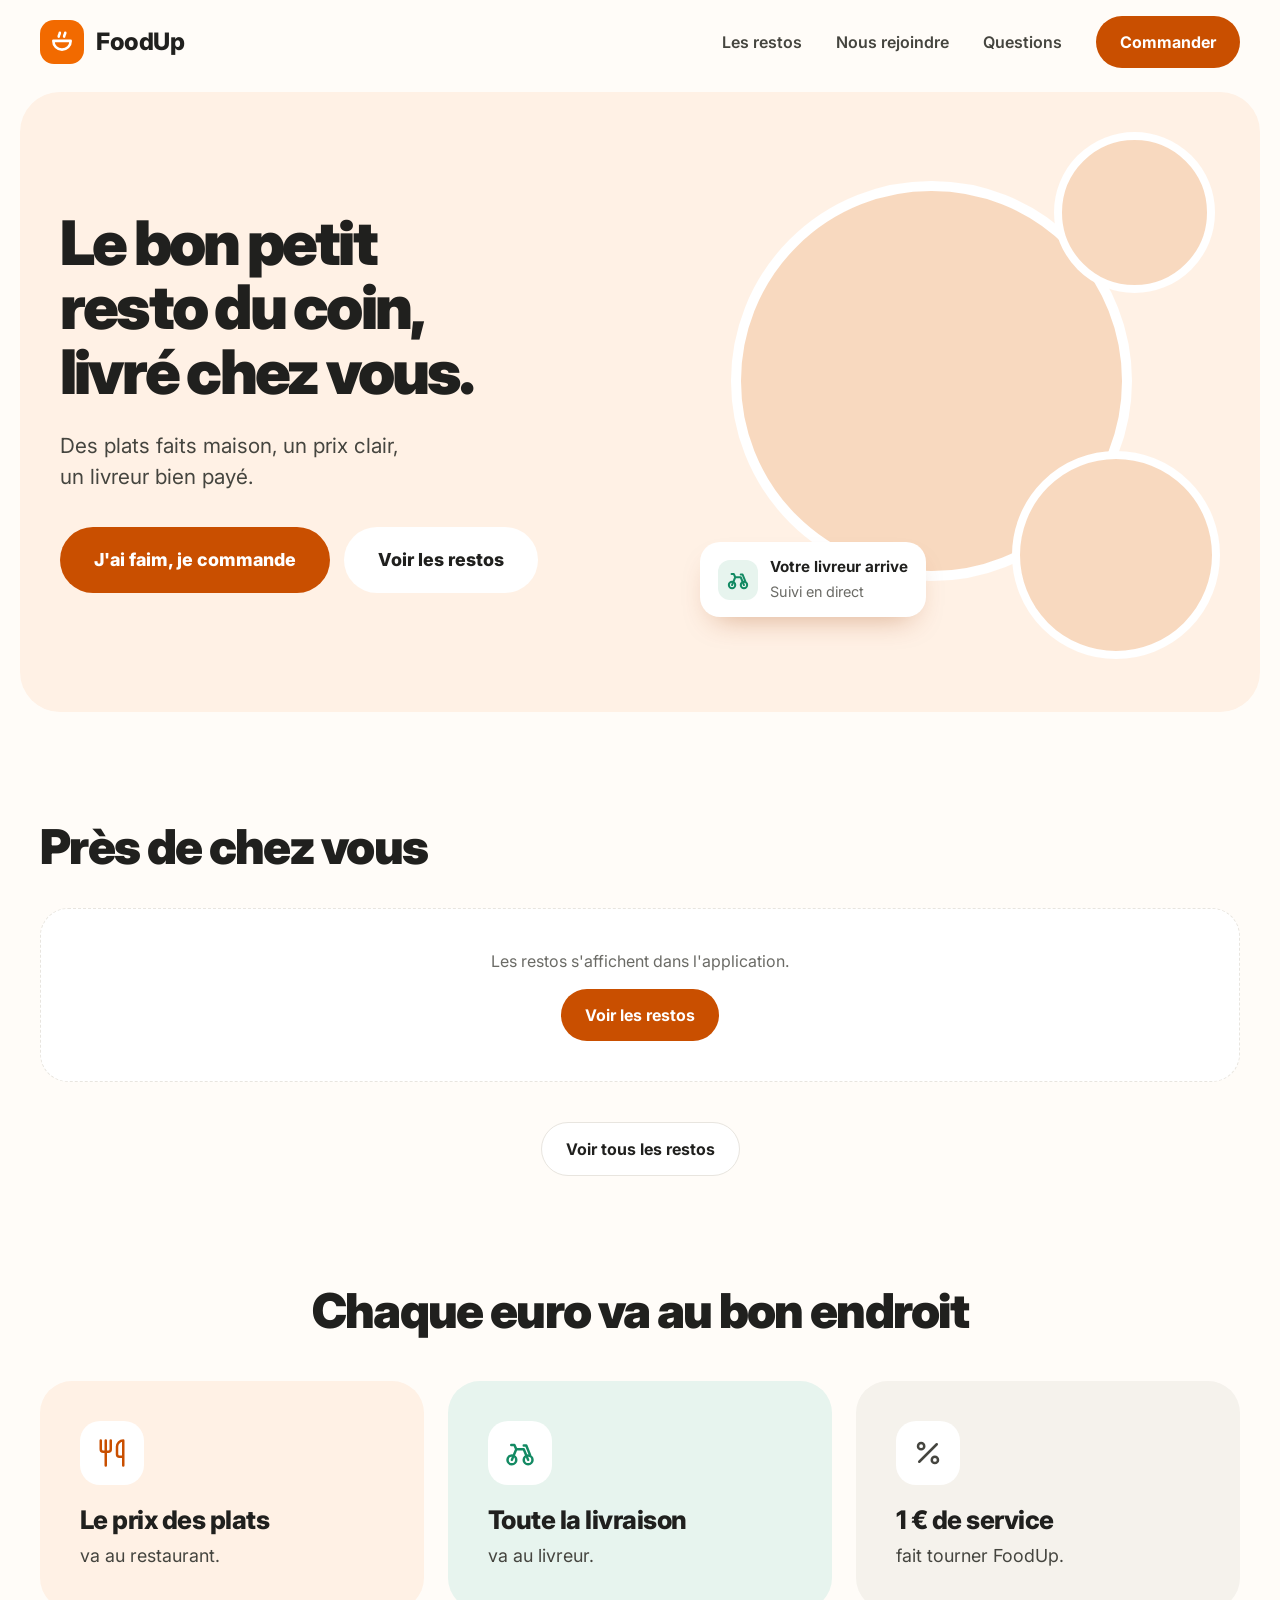
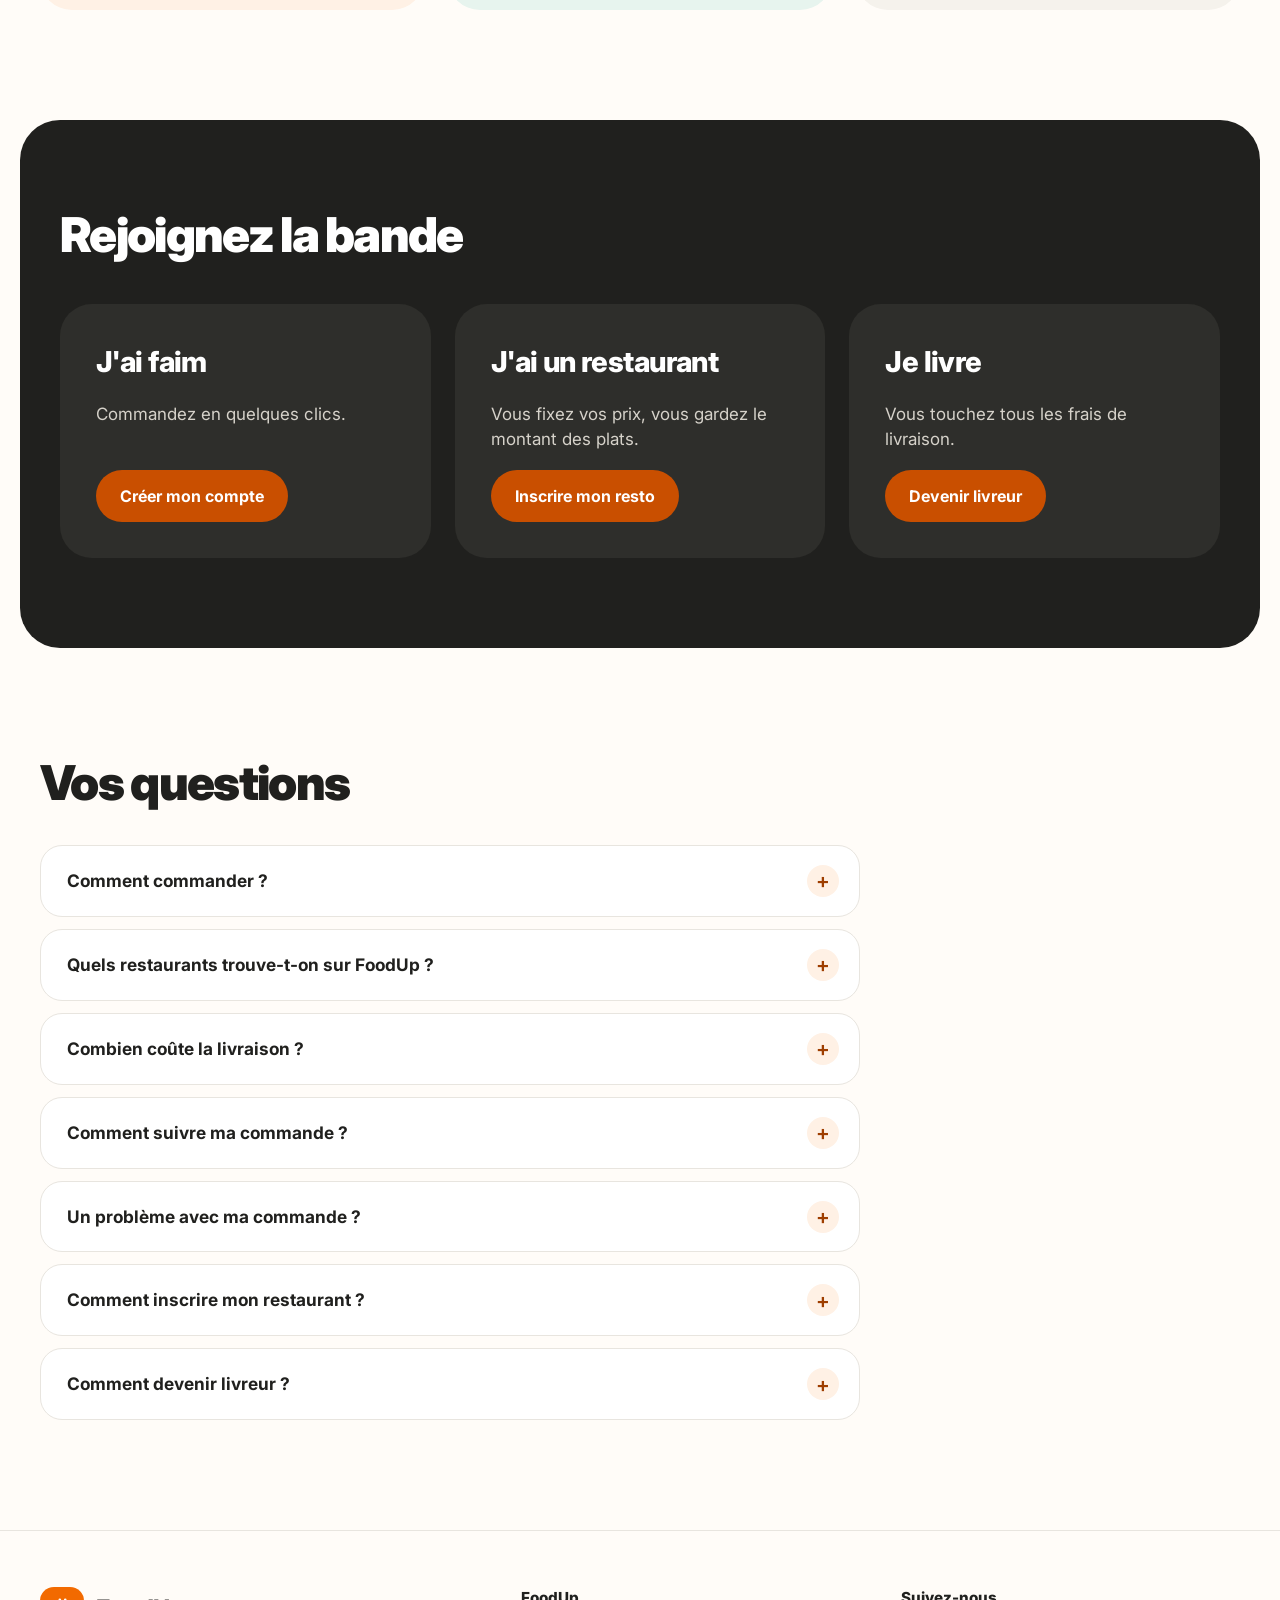
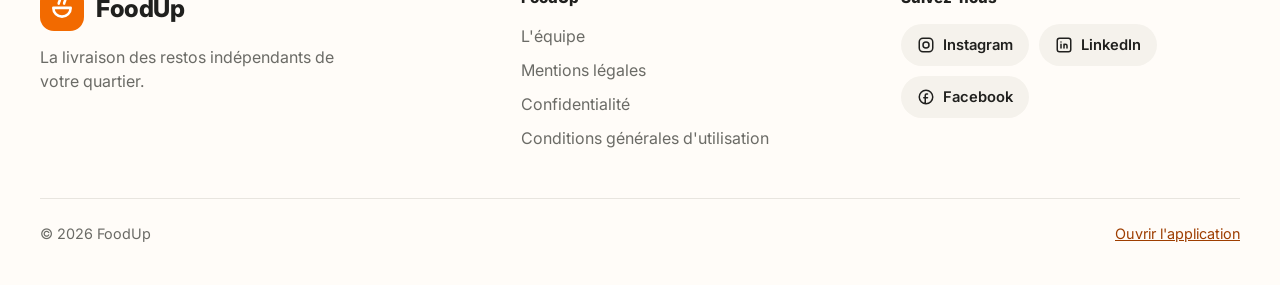
<file: index.html>
<!doctype html>
<html lang="fr">
<head>
<meta charset="UTF-8">
<meta name="viewport" content="width=device-width, initial-scale=1, viewport-fit=cover">
<title>FoodUp — Le bon petit resto du coin, livré chez vous</title>
<meta name="description" content="FoodUp livre les plats des restaurants indépendants de votre quartier. Un prix clair, un livreur bien payé.">
<meta property="og:title" content="FoodUp — Le bon petit resto du coin, livré chez vous">
<meta property="og:description" content="Des plats faits maison, un prix clair, un livreur bien payé.">
<meta property="og:type" content="website">
<link rel="preconnect" href="https://fonts.googleapis.com">
<link rel="preconnect" href="https://fonts.gstatic.com" crossorigin>
<link href="https://fonts.googleapis.com/css2?family=Inter:wght@400;500;600;700;800;900&display=swap" rel="stylesheet">
<link rel="icon" href="data:image/svg+xml,<svg xmlns='http://www.w3.org/2000/svg' viewBox='0 0 24 24'><rect width='24' height='24' rx='7' fill='%23F26A00'/><path d='M5 11.5h14a7 7 0 0 1-14 0z' fill='none' stroke='white' stroke-width='2'/></svg>">
<link rel="stylesheet" href="style.css">
</head>
<body>

<header>
  <div class="wrap barre">
    <a href="#" class="logo" aria-label="FoodUp, retour en haut">
      <span class="logo-icone" aria-hidden="true">
        <svg width="26" height="26" viewBox="0 0 24 24" fill="none" stroke="#FFFFFF" stroke-width="2.4" stroke-linecap="round" stroke-linejoin="round"><path d="M4 11h16a8 8 0 0 1-16 0z"/><path d="M9 7c0-1.5 1-2 1-3.5"/><path d="M14 7c0-1.5 1-2 1-3.5"/></svg>
      </span>
      FoodUp
    </a>
    <nav class="menu" aria-label="Navigation principale">
      <a href="restos.html">Les restos</a>
      <a href="#rejoindre">Nous rejoindre</a>
      <a href="#faq">Questions</a>
      <a class="btn btn-orange" data-lien="appli" href="#">Commander</a>
    </nav>
  </div>
</header>

<main>

  <!-- ===== Accueil ===== -->
  <div class="accueil">
    <div class="wrap accueil-grille">
      <div>
        <h1><span>Le bon petit resto du coin,</span> <span>livré chez vous.</span></h1>
        <p>Des plats faits maison, un prix clair,<br> un livreur bien payé.</p>
        <div class="actions">
          <a class="btn btn-orange btn-grand" data-lien="appli" href="#">J'ai faim, je commande</a>
          <a class="btn btn-blanc btn-grand" href="#restos">Voir les restos</a>
        </div>
      </div>
      <div class="photos" aria-hidden="true">
        <div class="rond a"></div>
        <div class="rond b"></div>
        <div class="rond c"></div>
        <div class="bulle">
          <div class="bulle-icone">
            <svg width="22" height="22" viewBox="0 0 24 24" fill="none" stroke="#138A63" stroke-width="2.2" stroke-linecap="round" stroke-linejoin="round"><circle cx="5.5" cy="17.5" r="3.5"/><circle cx="18.5" cy="17.5" r="3.5"/><path d="M15 6h2l3 7.5M5.5 17.5 9 9h6l3.5 8.5M9 9 7.5 5.5H5"/></svg>
          </div>
          <div><strong>Votre livreur arrive</strong><span>Suivi en direct</span></div>
        </div>
      </div>
    </div>
  </div>

  <!-- ===== Restaurants (lus en direct dans Airtable) ===== -->
  <section id="restos">
    <div class="wrap">
      <div class="entete">
        <h2>Près de chez vous</h2>
      </div>
      <div class="restos accueil-restos" id="restos-liste" data-nombre="3" aria-live="polite">
        <div class="etat">Chargement des restos…</div>
      </div>
      <div class="tous"><a class="btn btn-blanc" href="restos.html">Voir tous les restos</a></div>
    </div>
  </section>

  <!-- ===== Qui reçoit quoi ===== -->
  <section class="repartition">
    <div class="wrap">
      <h2>Chaque euro va au bon endroit</h2>
      <div class="trois">
        <div class="part o">
          <div class="part-icone"><svg width="30" height="30" viewBox="0 0 24 24" fill="none" stroke="#C94F00" stroke-width="2" stroke-linecap="round" stroke-linejoin="round" aria-hidden="true"><path d="M3 2v7c0 1.1.9 2 2 2h4a2 2 0 0 0 2-2V2M7 2v20M21 15V2a5 5 0 0 0-5 5v6c0 1.1.9 2 2 2h3Zm0 0v7"/></svg></div>
          <div><strong>Le prix des plats</strong><span>va au restaurant.</span></div>
        </div>
        <div class="part v">
          <div class="part-icone"><svg width="30" height="30" viewBox="0 0 24 24" fill="none" stroke="#138A63" stroke-width="2" stroke-linecap="round" stroke-linejoin="round" aria-hidden="true"><circle cx="5.5" cy="17.5" r="3.5"/><circle cx="18.5" cy="17.5" r="3.5"/><path d="M15 6h2l3 7.5M5.5 17.5 9 9h6l3.5 8.5M9 9 7.5 5.5H5"/></svg></div>
          <div><strong>Toute la livraison</strong><span>va au livreur.</span></div>
        </div>
        <div class="part g">
          <div class="part-icone"><svg width="30" height="30" viewBox="0 0 24 24" fill="none" stroke="#45453F" stroke-width="2" stroke-linecap="round" stroke-linejoin="round" aria-hidden="true"><path d="M19 5 5 19M6.5 9a2.5 2.5 0 1 0 0-5 2.5 2.5 0 0 0 0 5ZM17.5 20a2.5 2.5 0 1 0 0-5 2.5 2.5 0 0 0 0 5Z"/></svg></div>
          <div><strong>1 € de service</strong><span>fait tourner FoodUp.</span></div>
        </div>
      </div>
    </div>
  </section>

  <!-- ===== Rejoindre ===== -->
  <div class="rejoindre" id="rejoindre">
    <div class="wrap">
      <h2>Rejoignez la bande</h2>
      <div class="profils">
        <div class="profil">
          <strong>J'ai faim</strong>
          <span>Commandez en quelques clics.</span>
          <a class="btn btn-orange" data-lien="client" href="#">Créer mon compte</a>
        </div>
        <div class="profil">
          <strong>J'ai un restaurant</strong>
          <span>Vous fixez vos prix, vous gardez le montant des plats.</span>
          <a class="btn btn-orange" data-lien="restaurateur" href="#">Inscrire mon resto</a>
        </div>
        <div class="profil">
          <strong>Je livre</strong>
          <span>Vous touchez tous les frais de livraison.</span>
          <a class="btn btn-orange" data-lien="livreur" href="#">Devenir livreur</a>
        </div>
      </div>
    </div>
  </div>

  <!-- ===== FAQ ===== -->
  <section id="faq">
    <div class="wrap">
      <h2>Vos questions</h2>
      <div class="faq-liste">
        <details name="faq">
          <summary>Comment commander ?</summary>
          <p>Créez votre compte client dans l'application, choisissez un restaurant, ajoutez vos plats au panier et validez. Le total, frais compris, s'affiche avant la validation.</p>
        </details>
        <details name="faq">
          <summary>Quels restaurants trouve-t-on sur FoodUp ?</summary>
          <p>Uniquement des restaurants indépendants. Chaque restaurant est validé par l'équipe FoodUp avant de pouvoir recevoir des commandes.</p>
        </details>
        <details name="faq">
          <summary>Combien coûte la livraison ?</summary>
          <p>La livraison coûte 3 € plus 10 % du montant des plats, et revient entièrement au livreur. S'y ajoute 1 € de frais de service pour FoodUp. Ces frais sont les mêmes dans tous les restaurants.</p>
        </details>
        <details name="faq">
          <summary>Comment suivre ma commande ?</summary>
          <p>Dans l'application, vous voyez chaque étape : le restaurant accepte votre commande, la prépare, le livreur la récupère puis vous la livre.</p>
        </details>
        <details name="faq">
          <summary>Un problème avec ma commande ?</summary>
          <p>Ouvrez le détail de votre commande et appuyez sur « Signaler un problème ». L'équipe FoodUp reçoit votre signalement.</p>
        </details>
        <details name="faq">
          <summary>Comment inscrire mon restaurant ?</summary>
          <p>Cliquez sur « Inscrire mon resto » et remplissez la fiche de votre établissement avec vos premiers plats. Vous fixez les prix de votre carte et vous gardez le montant des plats. Les frais de livraison et de service sont fixés par FoodUp. Votre restaurant est visible après validation par l'équipe.</p>
        </details>
        <details name="faq">
          <summary>Comment devenir livreur ?</summary>
          <p>Cliquez sur « Devenir livreur », indiquez votre zone de livraison et votre moyen de transport : vélo, vélo électrique ou scooter électrique. Une fois votre profil validé, vous voyez les courses disponibles et ce qu'elles vous rapportent.</p>
        </details>
      </div>
    </div>
  </section>

</main>

<!-- ===== Fenêtre : menu d'un restaurant ===== -->
<dialog class="menu-resto" id="menu-resto" aria-labelledby="menu-nom">
  <div class="menu-contenu">
    <div class="menu-photo" id="menu-photo">
      <button class="fermer" id="menu-fermer" aria-label="Fermer le menu">
        <svg width="20" height="20" viewBox="0 0 24 24" fill="none" stroke="#20201E" stroke-width="2.4" stroke-linecap="round" aria-hidden="true"><path d="M18 6 6 18M6 6l12 12"/></svg>
      </button>
    </div>
    <div class="menu-corps">
      <h3 id="menu-nom"></h3>
      <p class="menu-quartier" id="menu-quartier"></p>
      <p class="menu-description" id="menu-description"></p>
      <div id="menu-plats"></div>
      <a class="btn btn-orange btn-grand" data-lien="appli" href="#">Commander dans l'appli</a>
    </div>
  </div>
</dialog>

<footer>
  <div class="wrap">
    <div class="pied">
      <div>
        <a href="#" class="logo" aria-label="FoodUp, retour en haut">
          <span class="logo-icone" aria-hidden="true">
            <svg width="26" height="26" viewBox="0 0 24 24" fill="none" stroke="#FFFFFF" stroke-width="2.4" stroke-linecap="round" stroke-linejoin="round"><path d="M4 11h16a8 8 0 0 1-16 0z"/><path d="M9 7c0-1.5 1-2 1-3.5"/><path d="M14 7c0-1.5 1-2 1-3.5"/></svg>
          </span>
          FoodUp
        </a>
        <p>La livraison des restos indépendants de votre quartier.</p>
      </div>
      <div>
        <h3>FoodUp</h3>
        <ul>
          <li><a href="#">L'équipe</a></li>
          <li><a href="#">Mentions légales</a></li>
          <li><a href="#">Confidentialité</a></li>
          <li><a href="#">Conditions générales d'utilisation</a></li>
        </ul>
      </div>
      <div>
        <h3>Suivez-nous</h3>
        <div class="reseaux">
          <!-- Remplacez les # par les adresses de vos comptes -->
          <a href="#"><svg width="18" height="18" viewBox="0 0 24 24" fill="none" stroke="currentColor" stroke-width="2" stroke-linecap="round" stroke-linejoin="round" aria-hidden="true"><rect x="3" y="3" width="18" height="18" rx="5"/><circle cx="12" cy="12" r="4"/></svg>Instagram</a>
          <a href="#"><svg width="18" height="18" viewBox="0 0 24 24" fill="none" stroke="currentColor" stroke-width="2" stroke-linecap="round" stroke-linejoin="round" aria-hidden="true"><rect x="3" y="3" width="18" height="18" rx="3"/><path d="M8 11v5M8 8v.01M12 16v-5M16 16v-3a2 2 0 0 0-4 0"/></svg>LinkedIn</a>
          <a href="#"><svg width="18" height="18" viewBox="0 0 24 24" fill="none" stroke="currentColor" stroke-width="2" stroke-linecap="round" stroke-linejoin="round" aria-hidden="true"><path d="M3 12a9 9 0 1 0 18 0 9 9 0 0 0-18 0M14 8h-1.5A1.5 1.5 0 0 0 11 9.5V21M9 13h5"/></svg>Facebook</a>
        </div>
      </div>
    </div>
    <div class="bas">
      <span>© <span id="annee"></span> FoodUp</span>
      <a data-lien="appli" href="#">Ouvrir l'application</a>
    </div>
  </div>
</footer>

<script src="site.js"></script>
</body>
</html>
</file>
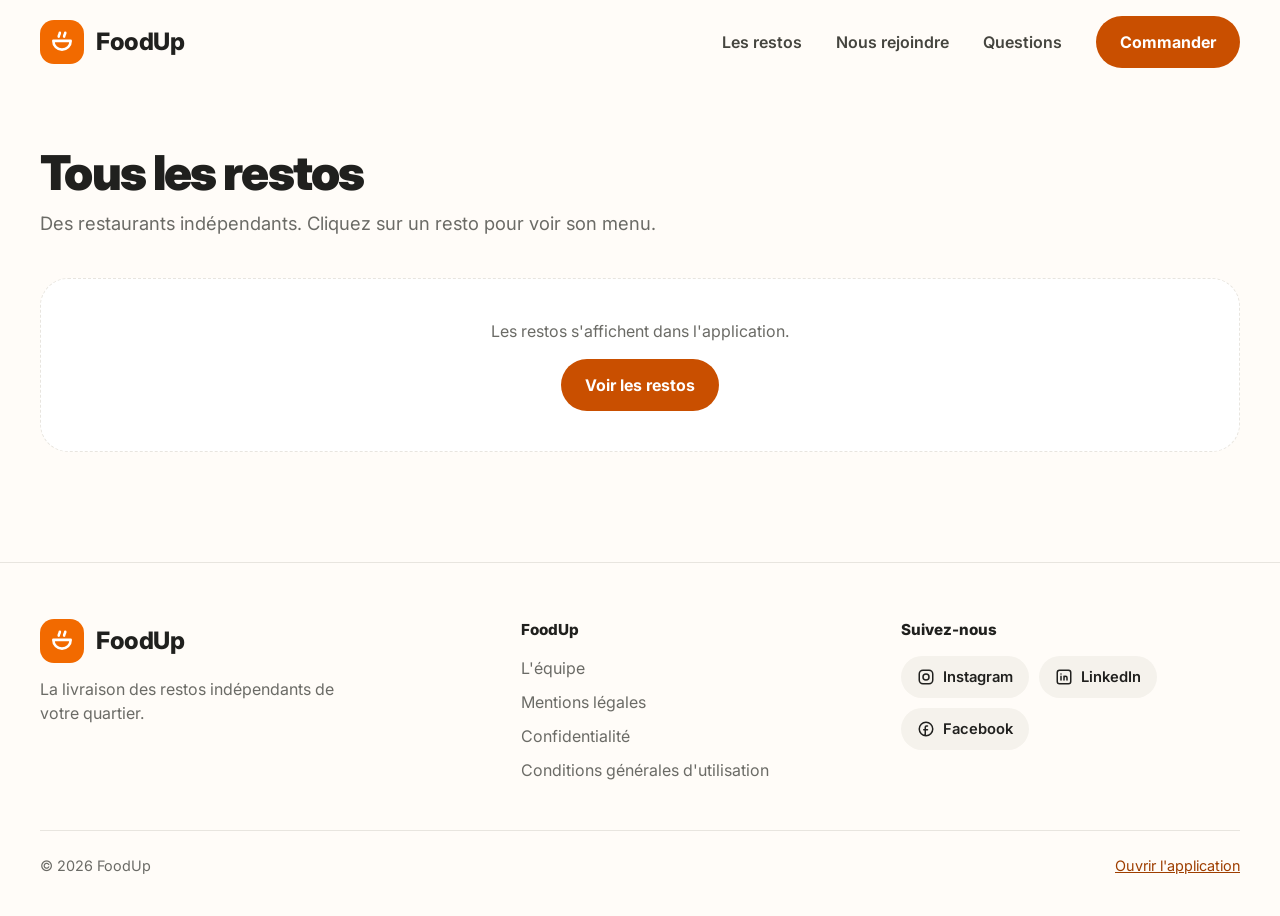
<file: restos.html>
<!doctype html>
<html lang="fr">
<head>
<meta charset="UTF-8">
<meta name="viewport" content="width=device-width, initial-scale=1, viewport-fit=cover">
<title>Tous les restos — FoodUp</title>
<meta name="description" content="FoodUp livre les plats des restaurants indépendants de votre quartier. Un prix clair, un livreur bien payé.">
<meta property="og:title" content="FoodUp — Le bon petit resto du coin, livré chez vous">
<meta property="og:description" content="Des plats faits maison, un prix clair, un livreur bien payé.">
<meta property="og:type" content="website">
<link rel="preconnect" href="https://fonts.googleapis.com">
<link rel="preconnect" href="https://fonts.gstatic.com" crossorigin>
<link href="https://fonts.googleapis.com/css2?family=Inter:wght@400;500;600;700;800;900&display=swap" rel="stylesheet">
<link rel="icon" href="data:image/svg+xml,<svg xmlns='http://www.w3.org/2000/svg' viewBox='0 0 24 24'><rect width='24' height='24' rx='7' fill='%23F26A00'/><path d='M5 11.5h14a7 7 0 0 1-14 0z' fill='none' stroke='white' stroke-width='2'/></svg>">
<link rel="stylesheet" href="style.css">
</head>
<body>

<header>
  <div class="wrap barre">
    <a href="index.html" class="logo" aria-label="FoodUp, retour à l'accueil">
      <span class="logo-icone" aria-hidden="true">
        <svg width="26" height="26" viewBox="0 0 24 24" fill="none" stroke="#FFFFFF" stroke-width="2.4" stroke-linecap="round" stroke-linejoin="round"><path d="M4 11h16a8 8 0 0 1-16 0z"/><path d="M9 7c0-1.5 1-2 1-3.5"/><path d="M14 7c0-1.5 1-2 1-3.5"/></svg>
      </span>
      FoodUp
    </a>
    <nav class="menu" aria-label="Navigation principale">
      <a href="restos.html" aria-current="page">Les restos</a>
      <a href="index.html#rejoindre">Nous rejoindre</a>
      <a href="index.html#faq">Questions</a>
      <a class="btn btn-orange" data-lien="appli" href="#">Commander</a>
    </nav>
  </div>
</header>

<main>
  <section class="page-titre">
    <div class="wrap">
      <h2>Tous les restos</h2>
      <p>Des restaurants indépendants. Cliquez sur un resto pour voir son menu.</p>
    </div>
  </section>

  <section style="padding-top: 40px;">
    <div class="wrap">
      <div class="restos" id="restos-liste" aria-live="polite">
        <div class="etat">Chargement des restos…</div>
      </div>
    </div>
  </section>
</main>

<!-- ===== Fenêtre : menu d'un restaurant ===== -->
<dialog class="menu-resto" id="menu-resto" aria-labelledby="menu-nom">
  <div class="menu-contenu">
    <div class="menu-photo" id="menu-photo">
      <button class="fermer" id="menu-fermer" aria-label="Fermer le menu">
        <svg width="20" height="20" viewBox="0 0 24 24" fill="none" stroke="#20201E" stroke-width="2.4" stroke-linecap="round" aria-hidden="true"><path d="M18 6 6 18M6 6l12 12"/></svg>
      </button>
    </div>
    <div class="menu-corps">
      <h3 id="menu-nom"></h3>
      <p class="menu-quartier" id="menu-quartier"></p>
      <p class="menu-description" id="menu-description"></p>
      <div id="menu-plats"></div>
      <a class="btn btn-orange btn-grand" data-lien="appli" href="#">Commander dans l'appli</a>
    </div>
  </div>
</dialog>

<footer>
  <div class="wrap">
    <div class="pied">
      <div>
        <a href="index.html" class="logo" aria-label="FoodUp, retour à l'accueil">
          <span class="logo-icone" aria-hidden="true">
            <svg width="26" height="26" viewBox="0 0 24 24" fill="none" stroke="#FFFFFF" stroke-width="2.4" stroke-linecap="round" stroke-linejoin="round"><path d="M4 11h16a8 8 0 0 1-16 0z"/><path d="M9 7c0-1.5 1-2 1-3.5"/><path d="M14 7c0-1.5 1-2 1-3.5"/></svg>
          </span>
          FoodUp
        </a>
        <p>La livraison des restos indépendants de votre quartier.</p>
      </div>
      <div>
        <h3>FoodUp</h3>
        <ul>
          <li><a href="#">L'équipe</a></li>
          <li><a href="#">Mentions légales</a></li>
          <li><a href="#">Confidentialité</a></li>
          <li><a href="#">Conditions générales d'utilisation</a></li>
        </ul>
      </div>
      <div>
        <h3>Suivez-nous</h3>
        <div class="reseaux">
          <!-- Remplacez les # par les adresses de vos comptes -->
          <a href="#"><svg width="18" height="18" viewBox="0 0 24 24" fill="none" stroke="currentColor" stroke-width="2" stroke-linecap="round" stroke-linejoin="round" aria-hidden="true"><rect x="3" y="3" width="18" height="18" rx="5"/><circle cx="12" cy="12" r="4"/></svg>Instagram</a>
          <a href="#"><svg width="18" height="18" viewBox="0 0 24 24" fill="none" stroke="currentColor" stroke-width="2" stroke-linecap="round" stroke-linejoin="round" aria-hidden="true"><rect x="3" y="3" width="18" height="18" rx="3"/><path d="M8 11v5M8 8v.01M12 16v-5M16 16v-3a2 2 0 0 0-4 0"/></svg>LinkedIn</a>
          <a href="#"><svg width="18" height="18" viewBox="0 0 24 24" fill="none" stroke="currentColor" stroke-width="2" stroke-linecap="round" stroke-linejoin="round" aria-hidden="true"><path d="M3 12a9 9 0 1 0 18 0 9 9 0 0 0-18 0M14 8h-1.5A1.5 1.5 0 0 0 11 9.5V21M9 13h5"/></svg>Facebook</a>
        </div>
      </div>
    </div>
    <div class="bas">
      <span>© <span id="annee"></span> FoodUp</span>
      <a data-lien="appli" href="#">Ouvrir l'application</a>
    </div>
  </div>
</footer>

<script src="site.js"></script>
</body>
</html>
</file>
<file: style.css>
/* ============ Charte FoodUp (identique à l'application) ============ */
:root {
  --orange: #F26A00;
  --orange-fonce: #C94F00;   /* boutons */
  --orange-texte: #9E3E00;   /* liens, survol */
  --orange-clair: #FFF1E5;
  --vert: #138A63;
  --vert-fonce: #0F6E4F;
  --vert-clair: #E7F4EE;
  --fond: #FFFCF8;
  --gris-clair: #F5F2EC;
  --bordure: #E8E5DF;
  --texte: #20201E;
  --texte-doux: #45453F;
  --texte-2: #6B6B66;
  --nuit: #20201E;
  --nuit-2: #2E2E2B;
  --blanc: #FFFFFF;
}
* { box-sizing: border-box; }
html { scroll-behavior: smooth; scroll-padding-top: 90px; }
body {
  margin: 0;
  font-family: 'Inter', system-ui, -apple-system, 'Segoe UI', Roboto, sans-serif;
  background: var(--fond);
  color: var(--texte);
  -webkit-font-smoothing: antialiased;
  line-height: 1.5;
}
::selection { background: var(--orange-clair); color: var(--orange-texte); }
img { max-width: 100%; display: block; }
a { color: var(--orange-texte); }
a:hover { color: var(--orange-fonce); }
:focus-visible { outline: 3px solid var(--orange); outline-offset: 3px; border-radius: 8px; }
.wrap { max-width: 1280px; margin: 0 auto; padding: 0 40px; }
h1, h2 { margin: 0; font-weight: 900; letter-spacing: -0.035em; line-height: 1.05; }
h2 { font-size: clamp(2rem, 4vw, 3rem); }
section { padding-top: 110px; }

/* ============ Boutons ============ */
.btn {
  display: inline-flex; align-items: center; justify-content: center;
  text-decoration: none; font-weight: 700; border-radius: 999px;
  padding: 14px 24px; font-size: 1rem; transition: background-color .15s;
}
.btn-orange { background: var(--orange-fonce); color: var(--blanc); }
.btn-orange:hover { background: var(--orange-texte); color: var(--blanc); }
.btn-blanc { background: var(--blanc); color: var(--texte); }
.btn-blanc:hover { color: var(--orange-texte); }
.btn-grand { padding: 20px 34px; font-size: 1.12rem; font-weight: 800; }

/* ============ En-tête ============ */
header {
  position: sticky; top: 0; z-index: 10;
  padding-top: env(safe-area-inset-top, 0px);
  background: rgba(255, 252, 248, .94);
  backdrop-filter: blur(8px);
}
.barre { height: 84px; display: flex; align-items: center; justify-content: space-between; gap: 16px; }
.logo { display: flex; align-items: center; gap: 12px; text-decoration: none; color: var(--texte); font-size: 1.5rem; font-weight: 800; letter-spacing: -0.02em; }
.logo:hover { color: var(--texte); }
.logo-icone { width: 44px; height: 44px; border-radius: 14px; background: var(--orange); display: grid; place-items: center; flex-shrink: 0; }
.menu { display: flex; align-items: center; gap: 34px; }
.menu a:not(.btn) { text-decoration: none; color: var(--texte-doux); font-weight: 600; }
.menu a:not(.btn):hover { color: var(--orange-texte); }
@media (max-width: 760px) {
  .menu a:not(.btn) { display: none; }
  .barre { height: 72px; }
  .logo { font-size: 1.3rem; }
  .logo-icone { width: 38px; height: 38px; border-radius: 12px; }
}

/* ============ Accueil ============ */
.accueil {
  margin: 8px 20px 0; border-radius: 40px; background: var(--orange-clair);
  overflow: hidden;
}
.accueil-grille { display: grid; grid-template-columns: minmax(0, 1.15fr) minmax(0, 1fr); align-items: center; gap: 40px; min-height: 620px; padding-top: 40px; padding-bottom: 40px; }
.accueil h1 { font-size: clamp(2.6rem, 4.8vw, 4.6rem); letter-spacing: -0.045em; }
/* Titre en deux blocs : « Le bon petit resto du coin, » puis « livré chez vous. » */
.accueil h1 span { display: block; text-wrap: balance; }
.accueil p { font-size: 1.3rem; color: var(--texte-doux); margin: 26px 0 0; text-wrap: balance; }
.accueil .actions { display: flex; flex-wrap: wrap; gap: 14px; margin-top: 34px; }

.photos { position: relative; width: 100%; max-width: 520px; aspect-ratio: 52 / 54; justify-self: end; }
.rond { position: absolute; aspect-ratio: 1; border-radius: 50%; border: 10px solid var(--blanc); overflow: hidden; background: #F8D9BF; }
.rond img { width: 100%; height: 100%; object-fit: cover; }
.rond.a { width: 77%; left: 6%; top: 9%; }
.rond.b { width: 40%; left: 60%; top: 59%; border-width: 8px; }
.rond.c { width: 31%; left: 68%; top: 0; border-width: 8px; }
.bulle {
  position: absolute; left: 0; top: 76%; background: var(--blanc); border-radius: 20px;
  padding: 14px 18px; display: flex; align-items: center; gap: 12px;
  box-shadow: 0 14px 30px -14px rgba(158, 62, 0, .4);
}
.bulle-icone { width: 40px; height: 40px; border-radius: 12px; background: var(--vert-clair); display: grid; place-items: center; }
.bulle strong { display: block; font-size: .95rem; }
.bulle span { font-size: .9rem; color: var(--texte-2); }

@media (max-width: 1000px) {
  .accueil { margin: 4px 12px 0; border-radius: 32px; }
  .accueil-grille { grid-template-columns: 1fr; min-height: 0; gap: 10px; padding-top: 36px; }
  .accueil .wrap, .accueil-grille { padding-left: 22px; padding-right: 22px; }
  .accueil h1 { font-size: clamp(2.1rem, 9vw, 2.6rem); }
  .accueil .accueil-grille { padding-top: 40px; padding-bottom: 32px; }
  .accueil p { font-size: 1.1rem; }
  .photos { height: 300px; max-width: 380px; aspect-ratio: auto; justify-self: start; }
  .rond.a { width: 250px; height: 250px; left: 10px; top: 20px; border-width: 7px; }
  .rond.b { width: 130px; height: 130px; left: 210px; top: 150px; border-width: 6px; }
  .rond.c { display: none; }
  .bulle { top: 220px; padding: 10px 14px; }
  .accueil .actions { order: 3; }
  .btn-grand { width: 100%; }
}

/* ============ Restaurants ============ */
.entete { display: flex; align-items: flex-end; justify-content: space-between; gap: 20px; flex-wrap: wrap; margin-bottom: 36px; }
.entete a { font-weight: 700; }
.restos { display: grid; grid-template-columns: repeat(auto-fill, minmax(240px, 1fr)); gap: 22px; }
/* Accueil : 3 restos côte à côte, un peu plus grands */
.restos.accueil-restos { grid-template-columns: repeat(3, minmax(0, 1fr)); gap: 24px; }
.restos.accueil-restos .resto-photo { aspect-ratio: 4 / 3; }
.tous { display: flex; justify-content: center; margin-top: 40px; }
.tous .btn { border: 1.5px solid var(--bordure); }
.page-titre { padding-top: 64px; }
.page-titre p { color: var(--texte-2); font-size: 1.15rem; margin: 12px 0 0; }
.resto { display: flex; flex-direction: column; gap: 12px; text-decoration: none; color: var(--texte);
  background: none; border: 0; padding: 0; font: inherit; text-align: left; cursor: pointer; }
.resto:hover { color: var(--texte); }
.resto-photo { aspect-ratio: 1 / 1; border-radius: 28px; overflow: hidden; background: var(--orange-clair); }
.resto-photo img { width: 100%; height: 100%; object-fit: cover; transition: transform .3s; }
.resto:hover .resto-photo img { transform: scale(1.04); }
.resto strong { font-size: 1.15rem; font-weight: 800; padding: 0 6px; }
.resto span { font-size: .95rem; color: var(--texte-2); padding: 0 6px; margin-top: -8px; }
.etat { grid-column: 1 / -1; background: var(--blanc); border: 1px dashed var(--bordure); border-radius: 28px; padding: 40px; text-align: center; color: var(--texte-2); }
.etat .btn { margin-top: 16px; }
@media (max-width: 760px) {
  .restos.accueil-restos { grid-template-columns: 1fr; }
  .restos.accueil-restos .resto-photo { aspect-ratio: 16 / 10; }
}
@media (max-width: 760px) {
  .restos:not(.accueil-restos) { grid-template-columns: repeat(2, minmax(0, 1fr)); gap: 14px; }
}


/* ============ Fenêtre du menu d'un restaurant ============ */
dialog.menu-resto {
  width: min(640px, calc(100vw - 24px)); max-height: calc(100vh - 48px);
  padding: 0; border: 0; border-radius: 32px; background: var(--fond); color: var(--texte);
  box-shadow: 0 30px 60px -20px rgba(32, 32, 30, .45); overflow: hidden;
}
dialog.menu-resto::backdrop { background: rgba(32, 32, 30, .55); }
.menu-contenu { max-height: calc(100vh - 48px); overflow-y: auto; }
.menu-photo { height: 220px; background: var(--orange-clair); position: relative; }
.menu-photo img { width: 100%; height: 100%; object-fit: cover; }
.fermer {
  position: absolute; top: 14px; right: 14px; width: 44px; height: 44px; border-radius: 50%;
  border: 0; background: var(--blanc); cursor: pointer; display: grid; place-items: center;
}
.menu-corps { padding: 26px 28px 30px; }
.menu-corps h3 { margin: 0; font-size: 1.8rem; font-weight: 900; letter-spacing: -0.03em; }
.menu-quartier { color: var(--texte-2); margin: 4px 0 0; }
.menu-description { color: var(--texte-doux); margin: 14px 0 0; }
.menu-corps h4 { margin: 26px 0 8px; font-size: 1.05rem; font-weight: 800; color: var(--orange-texte); }
.plat { display: flex; justify-content: space-between; gap: 16px; padding: 12px 0; border-bottom: 1px solid var(--bordure); }
.plat strong { display: block; font-weight: 700; }
.plat small { display: block; color: var(--texte-2); font-size: .9rem; margin-top: 2px; }
.plat .prix { font-weight: 800; white-space: nowrap; font-variant-numeric: tabular-nums; }
.menu-attente { color: var(--texte-2); margin: 24px 0 0; }
.menu-corps .btn { width: 100%; margin-top: 26px; }

/* ============ Qui reçoit quoi ============ */
.repartition h2 { text-align: center; }
.trois { display: grid; grid-template-columns: repeat(3, minmax(0, 1fr)); gap: 24px; margin-top: 44px; }
.part { border-radius: 32px; padding: 40px; display: flex; flex-direction: column; gap: 16px; }
.part.o { background: var(--orange-clair); }
.part.v { background: var(--vert-clair); }
.part.g { background: var(--gris-clair); }
.part-icone { width: 64px; height: 64px; border-radius: 20px; background: var(--blanc); display: grid; place-items: center; }
.part strong { display: block; font-size: 1.6rem; font-weight: 800; letter-spacing: -0.02em; }
.part span { display: block; font-size: 1.12rem; color: var(--texte-doux); margin-top: 4px; }
.precision { text-align: center; color: var(--texte-2); margin: 26px 0 0; }
@media (max-width: 900px) {
  .repartition h2 { text-align: left; }
  .trois { grid-template-columns: 1fr; gap: 14px; margin-top: 28px; }
  .part { flex-direction: row; align-items: center; padding: 22px; border-radius: 26px; flex-wrap: wrap; column-gap: 16px; row-gap: 2px; }
  .part-icone { width: 52px; height: 52px; border-radius: 16px; }
  .part div { display: flex; flex-direction: column; }
  .part strong { font-size: 1.2rem; }
  .part span { font-size: 1rem; margin-top: 0; }
  .precision { text-align: left; }
}

/* ============ Rejoindre ============ */
.rejoindre { margin: 110px 20px 0; border-radius: 40px; background: var(--nuit); color: var(--blanc); padding: 90px 0; }
.profils { display: grid; grid-template-columns: repeat(3, minmax(0, 1fr)); gap: 24px; margin-top: 44px; }
.profil { background: var(--nuit-2); border-radius: 32px; padding: 36px; display: flex; flex-direction: column; gap: 18px; align-items: flex-start; }
.profil strong { font-size: 1.8rem; font-weight: 800; letter-spacing: -0.02em; }
.profil span { font-size: 1.06rem; color: #D6D2CA; }
.profil .btn { margin-top: auto; }
@media (max-width: 900px) {
  .rejoindre { margin: 80px 12px 0; border-radius: 32px; padding: 48px 0; }
  .rejoindre .wrap { padding: 0 20px; }
  .profils { grid-template-columns: 1fr; gap: 14px; margin-top: 28px; }
  .profil { padding: 26px; border-radius: 24px; }
  .profil strong { font-size: 1.45rem; }
}

/* ============ FAQ ============ */
.faq-liste { max-width: 820px; margin-top: 36px; display: grid; gap: 12px; }
details { background: var(--blanc); border: 1px solid var(--bordure); border-radius: 22px; }
details[open] { border-color: #F8D9BF; background: #FFF8EE; }
summary { cursor: pointer; list-style: none; padding: 22px 64px 22px 26px; font-weight: 700; font-size: 1.08rem; position: relative; }
summary::-webkit-details-marker { display: none; }
summary::after {
  content: "+"; position: absolute; right: 20px; top: 50%; transform: translateY(-50%);
  width: 32px; height: 32px; border-radius: 50%; background: var(--orange-clair); color: var(--orange-texte);
  display: grid; place-items: center; font-size: 1.3rem; font-weight: 600;
}
details[open] summary::after { content: "–"; }
details p { margin: 0; padding: 0 26px 24px; color: var(--texte-doux); max-width: 68ch; }

/* ============ Pied de page ============ */
footer { margin-top: 110px; border-top: 1px solid var(--bordure); padding: 56px 0 calc(40px + env(safe-area-inset-bottom, 0px)); }
.pied { display: grid; grid-template-columns: 1.3fr 1fr 1fr; gap: 40px; }
.pied p { color: var(--texte-2); margin: 14px 0 0; max-width: 32ch; }
.pied h3 { font-size: .95rem; font-weight: 800; margin: 0 0 14px; }
.pied ul { list-style: none; margin: 0; padding: 0; display: grid; gap: 10px; }
.pied ul a { color: var(--texte-2); text-decoration: none; }
.pied ul a:hover { color: var(--orange-texte); }
.reseaux { display: flex; flex-wrap: wrap; gap: 10px; }
.reseaux a {
  display: inline-flex; align-items: center; gap: 8px; padding: 10px 16px; border-radius: 999px;
  background: var(--gris-clair); color: var(--texte); text-decoration: none; font-weight: 600; font-size: .92rem;
}
.reseaux a:hover { background: var(--orange-clair); color: var(--orange-texte); }
.bas { display: flex; justify-content: space-between; gap: 16px; flex-wrap: wrap; margin-top: 48px; padding-top: 24px; border-top: 1px solid var(--bordure); color: var(--texte-2); font-size: .9rem; }
@media (max-width: 800px) { .pied { grid-template-columns: 1fr; gap: 32px; } }

@media (max-width: 760px) {
  .wrap { padding: 0 20px; }
  section { padding-top: 72px; }
  footer { margin-top: 80px; }
}
@media (prefers-reduced-motion: reduce) { html { scroll-behavior: auto; } * { transition: none !important; } }
</file>
